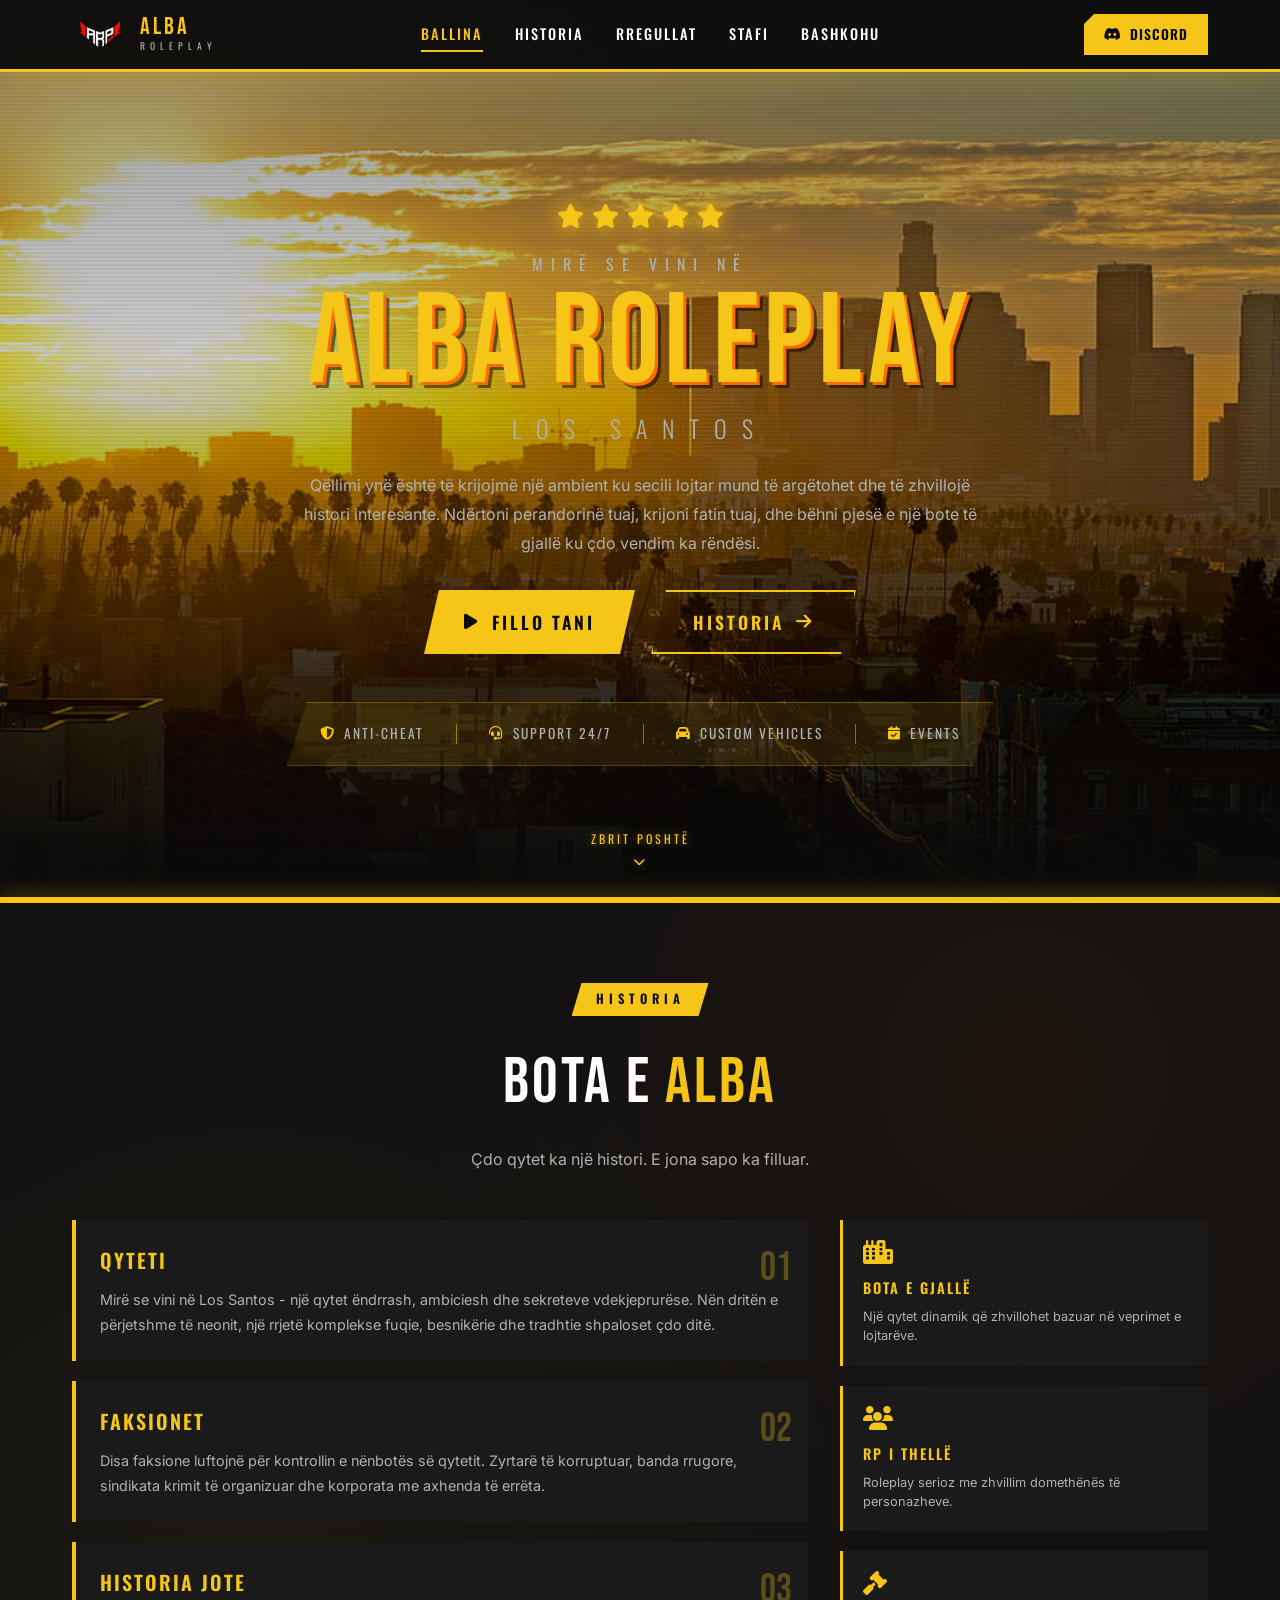
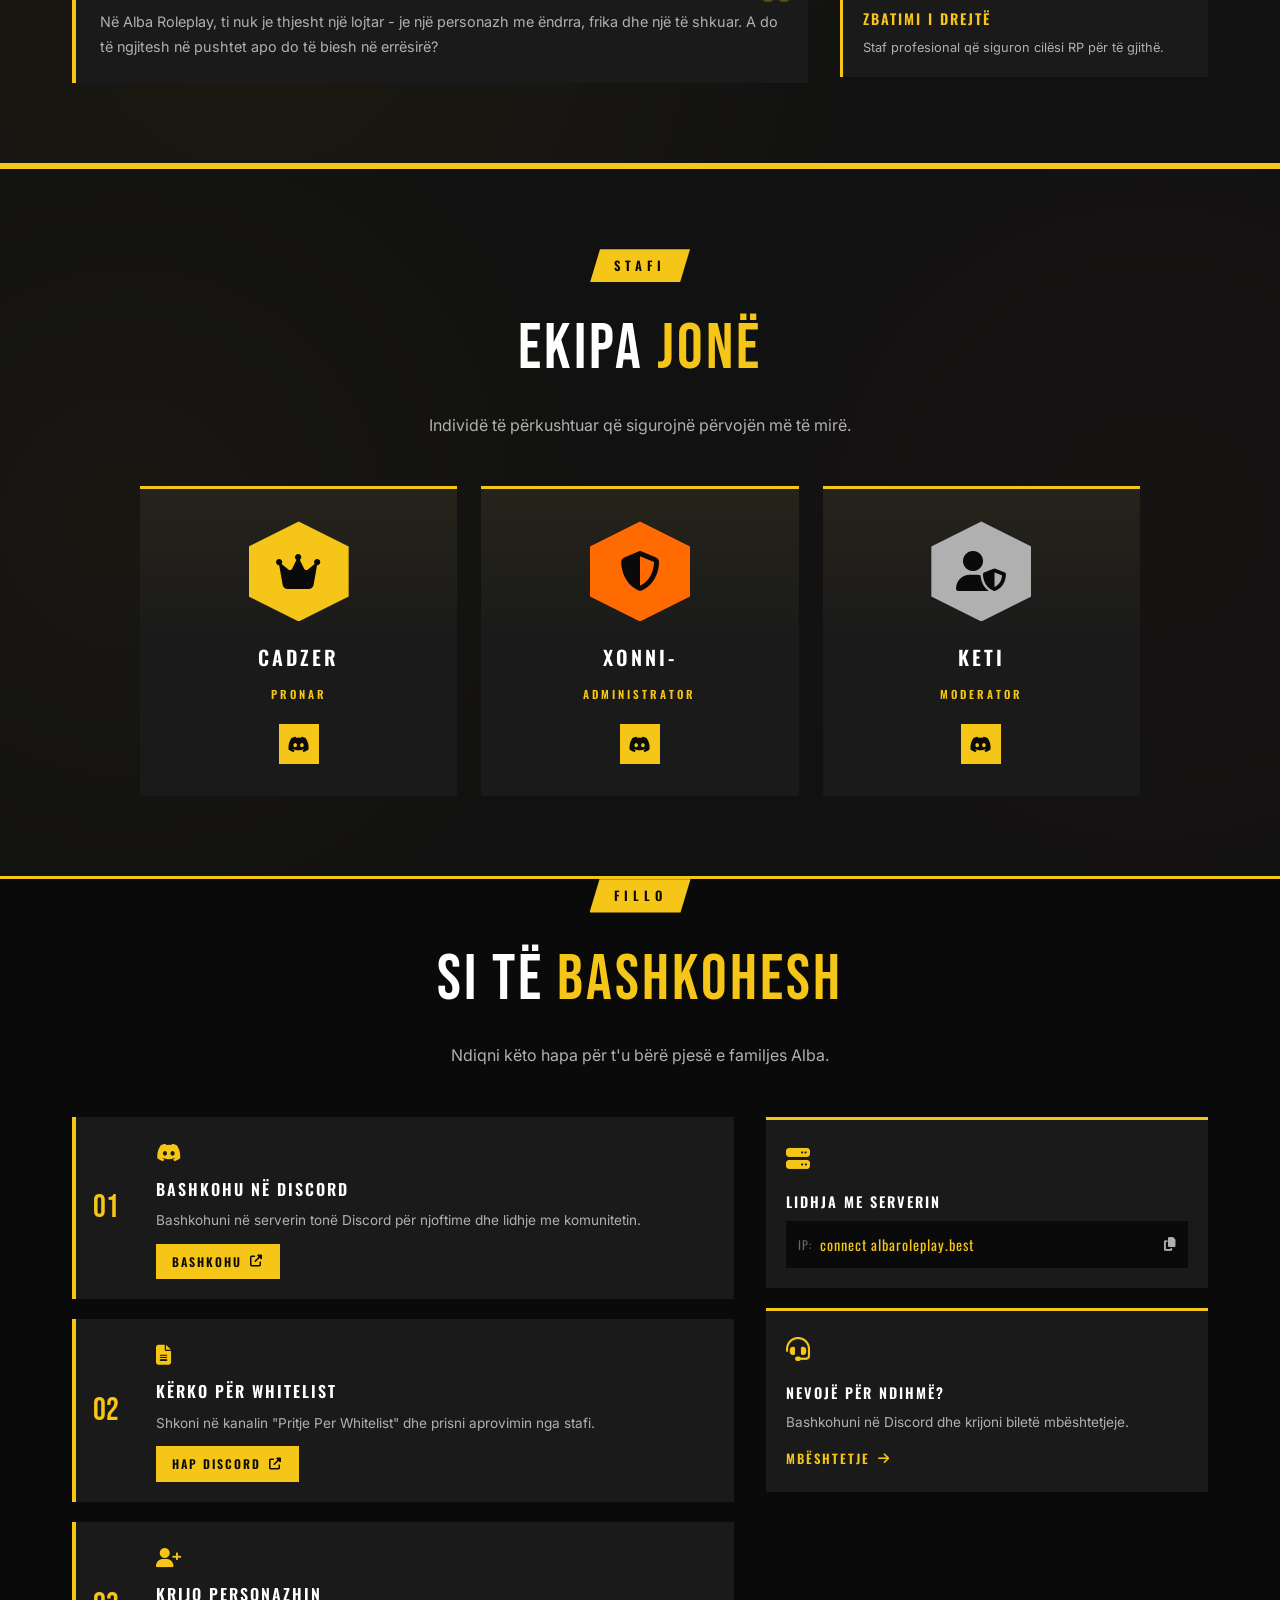
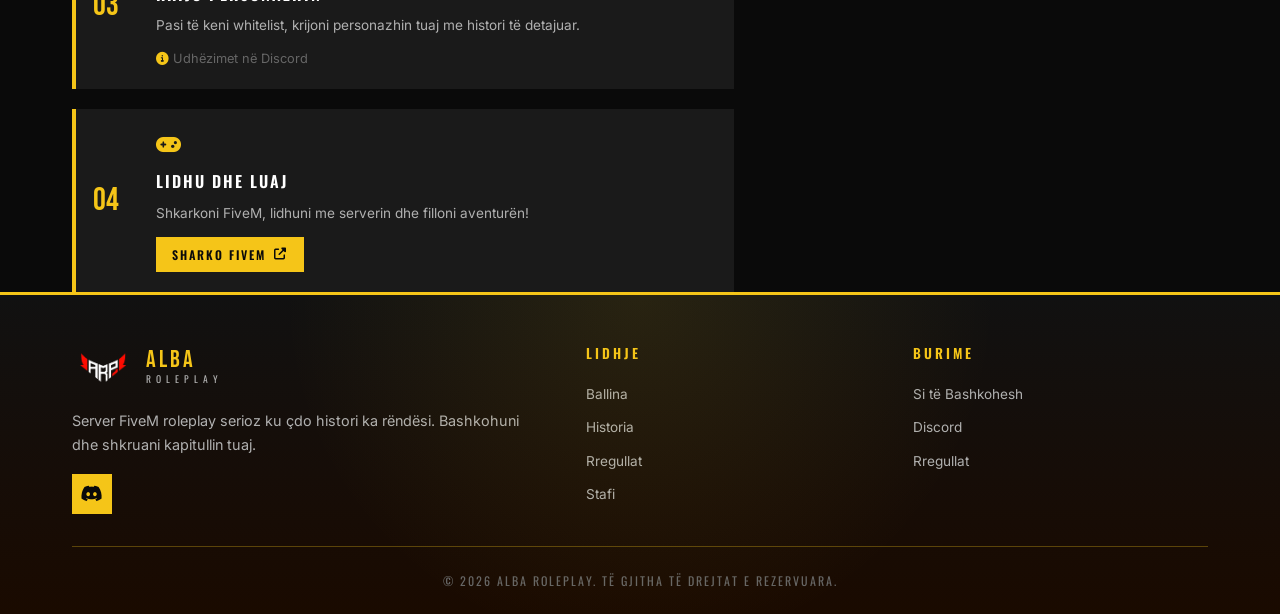
<file: index.html>
<!DOCTYPE html>
<html lang="sq">
<head>
    <meta charset="UTF-8">
    <meta name="viewport" content="width=device-width, initial-scale=1.0">
    <title>Alba Roleplay | FiveM Server</title>
    <link rel="stylesheet" href="styles.css">
    <link rel="icon" href="images/logo.png" type="image/png">
    <link href="https://fonts.googleapis.com/css2?family=Oswald:wght@400;500;600;700&family=Bebas+Neue&family=Inter:wght@300;400;500;600&display=swap" rel="stylesheet">
    <link rel="stylesheet" href="https://cdnjs.cloudflare.com/ajax/libs/font-awesome/6.4.0/css/all.min.css">
</head>
<body>
    <!-- Navigation -->
    <nav class="navbar" id="navbar">
        <div class="nav-container">
            <a href="#home" class="nav-logo">
                <img src="images/logo.png" alt="Alba Roleplay Logo" class="logo-img">
                <div class="logo-text">
                    <span class="logo-main">ALBA</span>
                    <span class="logo-sub">ROLEPLAY</span>
                </div>
            </a>
            <ul class="nav-menu" id="nav-menu">
                <li><a href="#home" class="nav-link active">Ballina</a></li>
                <li><a href="#lore" class="nav-link">Historia</a></li>
                <li><a href="rules.html" class="nav-link">Rregullat</a></li>
                <li><a href="#staff" class="nav-link">Stafi</a></li>
                <li><a href="#join" class="nav-link">Bashkohu</a></li>
            </ul>
            <div class="nav-actions">
                <a href="https://discord.gg/J8QrHfTSxB" class="btn-discord" target="_blank">
                    <i class="fab fa-discord"></i>
                    <span>Discord</span>
                </a>
            </div>
            <button class="nav-toggle" id="nav-toggle">
                <span></span>
                <span></span>
                <span></span>
            </button>
        </div>
    </nav>

    <!-- Hero Section -->
    <section class="hero" id="home">
        <div class="hero-bg">
            <div class="city-silhouette"></div>
            <div class="gta-overlay"></div>
        </div>
        <div class="hero-content">
            <div class="wanted-stars">
                <i class="fas fa-star"></i>
                <i class="fas fa-star"></i>
                <i class="fas fa-star"></i>
                <i class="fas fa-star"></i>
                <i class="fas fa-star"></i>
            </div>
            <h1 class="hero-title">
                <span class="title-pre">MIRË SE VINI NË</span>
                <span class="title-main">ALBA ROLEPLAY</span>
                <span class="title-sub">LOS SANTOS</span>
            </h1>
            <p class="hero-description">
                Qëllimi ynë është të krijojmë një ambient ku secili lojtar mund të argëtohet dhe të zhvillojë histori interesante. 
                Ndërtoni perandorinë tuaj, krijoni fatin tuaj, dhe bëhni pjesë e një bote të gjallë ku çdo vendim ka rëndësi.
            </p>
            <div class="hero-cta">
                <a href="#join" class="btn-primary">
                    <i class="fas fa-play"></i>
                    <span>FILLO TANI</span>
                </a>
                <a href="#lore" class="btn-secondary">
                    <span>HISTORIA</span>
                    <i class="fas fa-arrow-right"></i>
                </a>
            </div>
            <div class="hero-banner">
                <div class="banner-content">
                    <div class="banner-item">
                        <i class="fas fa-shield-alt"></i>
                        <span>Anti-Cheat</span>
                    </div>
                    <div class="banner-divider"></div>
                    <div class="banner-item">
                        <i class="fas fa-headset"></i>
                        <span>Support 24/7</span>
                    </div>
                    <div class="banner-divider"></div>
                    <div class="banner-item">
                        <i class="fas fa-car"></i>
                        <span>Custom Vehicles</span>
                    </div>
                    <div class="banner-divider"></div>
                    <div class="banner-item">
                        <i class="fas fa-calendar-check"></i>
                        <span>Events</span>
                    </div>
                </div>
            </div>
        </div>
        <div class="hero-scroll">
            <a href="#lore">
                <span>ZBRIT POSHTË</span>
                <i class="fas fa-chevron-down"></i>
            </a>
        </div>
    </section>

    <!-- Lore Section -->
    <section class="lore" id="lore">
        <div class="section-container">
            <div class="section-header">
                <span class="section-tag">HISTORIA</span>
                <h2 class="section-title">BOTA E <span class="highlight">ALBA</span></h2>
                <p class="section-subtitle">Çdo qytet ka një histori. E jona sapo ka filluar.</p>
            </div>
            
            <div class="lore-content">
                <div class="lore-main">
                    <div class="lore-card featured">
                        <div class="card-content">
                            <span class="card-number">01</span>
                            <h3>QYTETI</h3>
                            <p>
                                Mirë se vini në Los Santos - një qytet ëndrrash, ambiciesh dhe sekreteve vdekjeprurëse. 
                                Nën dritën e përjetshme të neonit, një rrjetë komplekse fuqie, besnikërie dhe 
                                tradhtie shpaloset çdo ditë.
                            </p>
                        </div>
                    </div>
                    
                    <div class="lore-card">
                        <div class="card-content">
                            <span class="card-number">02</span>
                            <h3>FAKSIONET</h3>
                            <p>
                                Disa faksione luftojnë për kontrollin e nënbotës së qytetit. Zyrtarë të korruptuar, 
                                banda rrugore, sindikata krimit të organizuar dhe korporata me axhenda të errëta.
                            </p>
                        </div>
                    </div>
                    
                    <div class="lore-card">
                        <div class="card-content">
                            <span class="card-number">03</span>
                            <h3>HISTORIA JOTE</h3>
                            <p>
                                Në Alba Roleplay, ti nuk je thjesht një lojtar - je një personazh me ëndrra, 
                                frika dhe një të shkuar. A do të ngjitesh në pushtet apo do të biesh në errësirë?
                            </p>
                        </div>
                    </div>
                </div>
                
                <div class="lore-sidebar">
                    <div class="lore-feature">
                        <i class="fas fa-city"></i>
                        <h4>BOTA E GJALLË</h4>
                        <p>Një qytet dinamik që zhvillohet bazuar në veprimet e lojtarëve.</p>
                    </div>
                    <div class="lore-feature">
                        <i class="fas fa-users"></i>
                        <h4>RP I THELLË</h4>
                        <p>Roleplay serioz me zhvillim domethënës të personazheve.</p>
                    </div>
                    <div class="lore-feature">
                        <i class="fas fa-gavel"></i>
                        <h4>ZBATIMI I DREJTË</h4>
                        <p>Staf profesional që siguron cilësi RP për të gjithë.</p>
                    </div>
                </div>
            </div>
        </div>
    </section>

    <!-- Staff Section -->
    <section class="staff" id="staff">
        <div class="section-container">
            <div class="section-header">
                <span class="section-tag">STAFI</span>
                <h2 class="section-title">EKIPA <span class="highlight">JONË</span></h2>
                <p class="section-subtitle">Individë të përkushtuar që sigurojnë përvojën më të mirë.</p>
            </div>
            
            <div class="staff-grid">
                <div class="staff-card">
                    <div class="staff-avatar">
                        <div class="avatar-placeholder owner">
                            <i class="fas fa-crown"></i>
                        </div>
                    </div>
                    <div class="staff-info">
                        <h4 class="staff-name">CADZER</h4>
                        <span class="staff-role">PRONAR</span>
                        <div class="staff-social">
                            <a href="https://discord.gg/J8QrHfTSxB" class="social-link" target="_blank"><i class="fab fa-discord"></i></a>
                        </div>
                    </div>
                </div>
                
                <div class="staff-card">
                    <div class="staff-avatar">
                        <div class="avatar-placeholder admin">
                            <i class="fas fa-shield-alt"></i>
                        </div>
                    </div>
                    <div class="staff-info">
                        <h4 class="staff-name">XONNI-</h4>
                        <span class="staff-role">ADMINISTRATOR</span>
                        <div class="staff-social">
                            <a href="https://discord.gg/J8QrHfTSxB" class="social-link" target="_blank"><i class="fab fa-discord"></i></a>
                        </div>
                    </div>
                </div>
                
                <div class="staff-card">
                    <div class="staff-avatar">
                        <div class="avatar-placeholder mod">
                            <i class="fas fa-user-shield"></i>
                        </div>
                    </div>
                    <div class="staff-info">
                        <h4 class="staff-name">KETI</h4>
                        <span class="staff-role">MODERATOR</span>
                        <div class="staff-social">
                            <a href="https://discord.gg/J8QrHfTSxB" class="social-link" target="_blank"><i class="fab fa-discord"></i></a>
                        </div>
                    </div>
                </div>
            </div>
        </div>
    </section>

    <!-- Join Section -->
    <section class="join" id="join">
        <div class="section-container">
            <div class="section-header">
                <span class="section-tag">FILLO</span>
                <h2 class="section-title">SI TË <span class="highlight">BASHKOHESH</span></h2>
                <p class="section-subtitle">Ndiqni këto hapa për t'u bërë pjesë e familjes Alba.</p>
            </div>
            
            <div class="join-content">
                <div class="steps-container">
                    <div class="step">
                        <div class="step-number">01</div>
                        <div class="step-content">
                            <div class="step-icon">
                                <i class="fab fa-discord"></i>
                            </div>
                            <h3>BASHKOHU NË DISCORD</h3>
                            <p>Bashkohuni në serverin tonë Discord për njoftime dhe lidhje me komunitetin.</p>
                            <a href="https://discord.gg/J8QrHfTSxB" class="step-btn" target="_blank">
                                BASHKOHU <i class="fas fa-external-link-alt"></i>
                            </a>
                        </div>
                    </div>
                    
                    <div class="step">
                        <div class="step-number">02</div>
                        <div class="step-content">
                            <div class="step-icon">
                                <i class="fas fa-file-alt"></i>
                            </div>
                            <h3>KËRKO PËR WHITELIST</h3>
                            <p>Shkoni në kanalin "Pritje Per Whitelist" dhe prisni aprovimin nga stafi.</p>
                            <a href="https://discord.gg/J8QrHfTSxB" class="step-btn" target="_blank">
                                HAP DISCORD <i class="fas fa-external-link-alt"></i>
                            </a>
                        </div>
                    </div>
                    
                    <div class="step">
                        <div class="step-number">03</div>
                        <div class="step-content">
                            <div class="step-icon">
                                <i class="fas fa-user-plus"></i>
                            </div>
                            <h3>KRIJO PERSONAZHIN</h3>
                            <p>Pasi të keni whitelist, krijoni personazhin tuaj me histori të detajuar.</p>
                            <div class="step-info">
                                <span><i class="fas fa-info-circle"></i> Udhëzimet në Discord</span>
                            </div>
                        </div>
                    </div>
                    
                    <div class="step">
                        <div class="step-number">04</div>
                        <div class="step-content">
                            <div class="step-icon">
                                <i class="fas fa-gamepad"></i>
                            </div>
                            <h3>LIDHU DHE LUAJ</h3>
                            <p>Shkarkoni FiveM, lidhuni me serverin dhe filloni aventurën!</p>
                            <a href="https://fivem.net" class="step-btn" target="_blank">
                                SHARKO FIVEM <i class="fas fa-external-link-alt"></i>
                            </a>
                        </div>
                    </div>
                </div>
                
                <div class="join-info">
                    <div class="info-card">
                        <div class="info-icon">
                            <i class="fas fa-server"></i>
                        </div>
                        <h4>LIDHJA ME SERVERIN</h4>
                        <div class="server-ip">
                            <span class="ip-label">IP:</span>
                            <span class="ip-address">connect albaroleplay.best</span>
                            <button class="copy-btn" onclick="copyIP()">
                                <i class="fas fa-copy"></i>
                            </button>
                        </div>
                    </div>
                    
                    <div class="info-card">
                        <div class="info-icon">
                            <i class="fas fa-headset"></i>
                        </div>
                        <h4>NEVOJË PËR NDIHMË?</h4>
                        <p>Bashkohuni në Discord dhe krijoni biletë mbështetjeje.</p>
                        <a href="https://discord.gg/J8QrHfTSxB" class="info-btn" target="_blank">
                            MBËSHTETJE <i class="fas fa-arrow-right"></i>
                        </a>
                    </div>
                </div>
            </div>
        </div>
    </section>

    <!-- Footer -->
    <footer class="footer">
        <div class="footer-container">
            <div class="footer-main">
                <div class="footer-brand">
                    <a href="#home" class="footer-logo">
                        <img src="images/logo.png" alt="Alba Roleplay Logo" class="footer-logo-img">
                        <div class="footer-logo-text">
                            <span class="logo-main">ALBA</span>
                            <span class="logo-sub">ROLEPLAY</span>
                        </div>
                    </a>
                    <p>Server FiveM roleplay serioz ku çdo histori ka rëndësi. Bashkohuni dhe shkruani kapitullin tuaj.</p>
                    <div class="footer-social">
                        <a href="https://discord.gg/J8QrHfTSxB" class="social-btn discord" target="_blank">
                            <i class="fab fa-discord"></i>
                        </a>
                    </div>
                </div>
                
                <div class="footer-links">
                    <div class="link-group">
                        <h4>LIDHJE</h4>
                        <ul>
                            <li><a href="#home">Ballina</a></li>
                            <li><a href="#lore">Historia</a></li>
                            <li><a href="rules.html">Rregullat</a></li>
                            <li><a href="#staff">Stafi</a></li>
                        </ul>
                    </div>
                    <div class="link-group">
                        <h4>BURIME</h4>
                        <ul>
                            <li><a href="#join">Si të Bashkohesh</a></li>
                            <li><a href="https://discord.gg/J8QrHfTSxB" target="_blank">Discord</a></li>
                            <li><a href="rules.html">Rregullat</a></li>
                        </ul>
                    </div>
                </div>
            </div>
            
            <div class="footer-bottom">
                <div class="copyright">
                    <p>&copy; 2026 ALBA ROLEPLAY. TË GJITHA TË DREJTAT E REZERVUARA.</p>
                </div>
            </div>
        </div>
    </footer>

    <script src="script.js"></script>
</body>
</html>
</file>
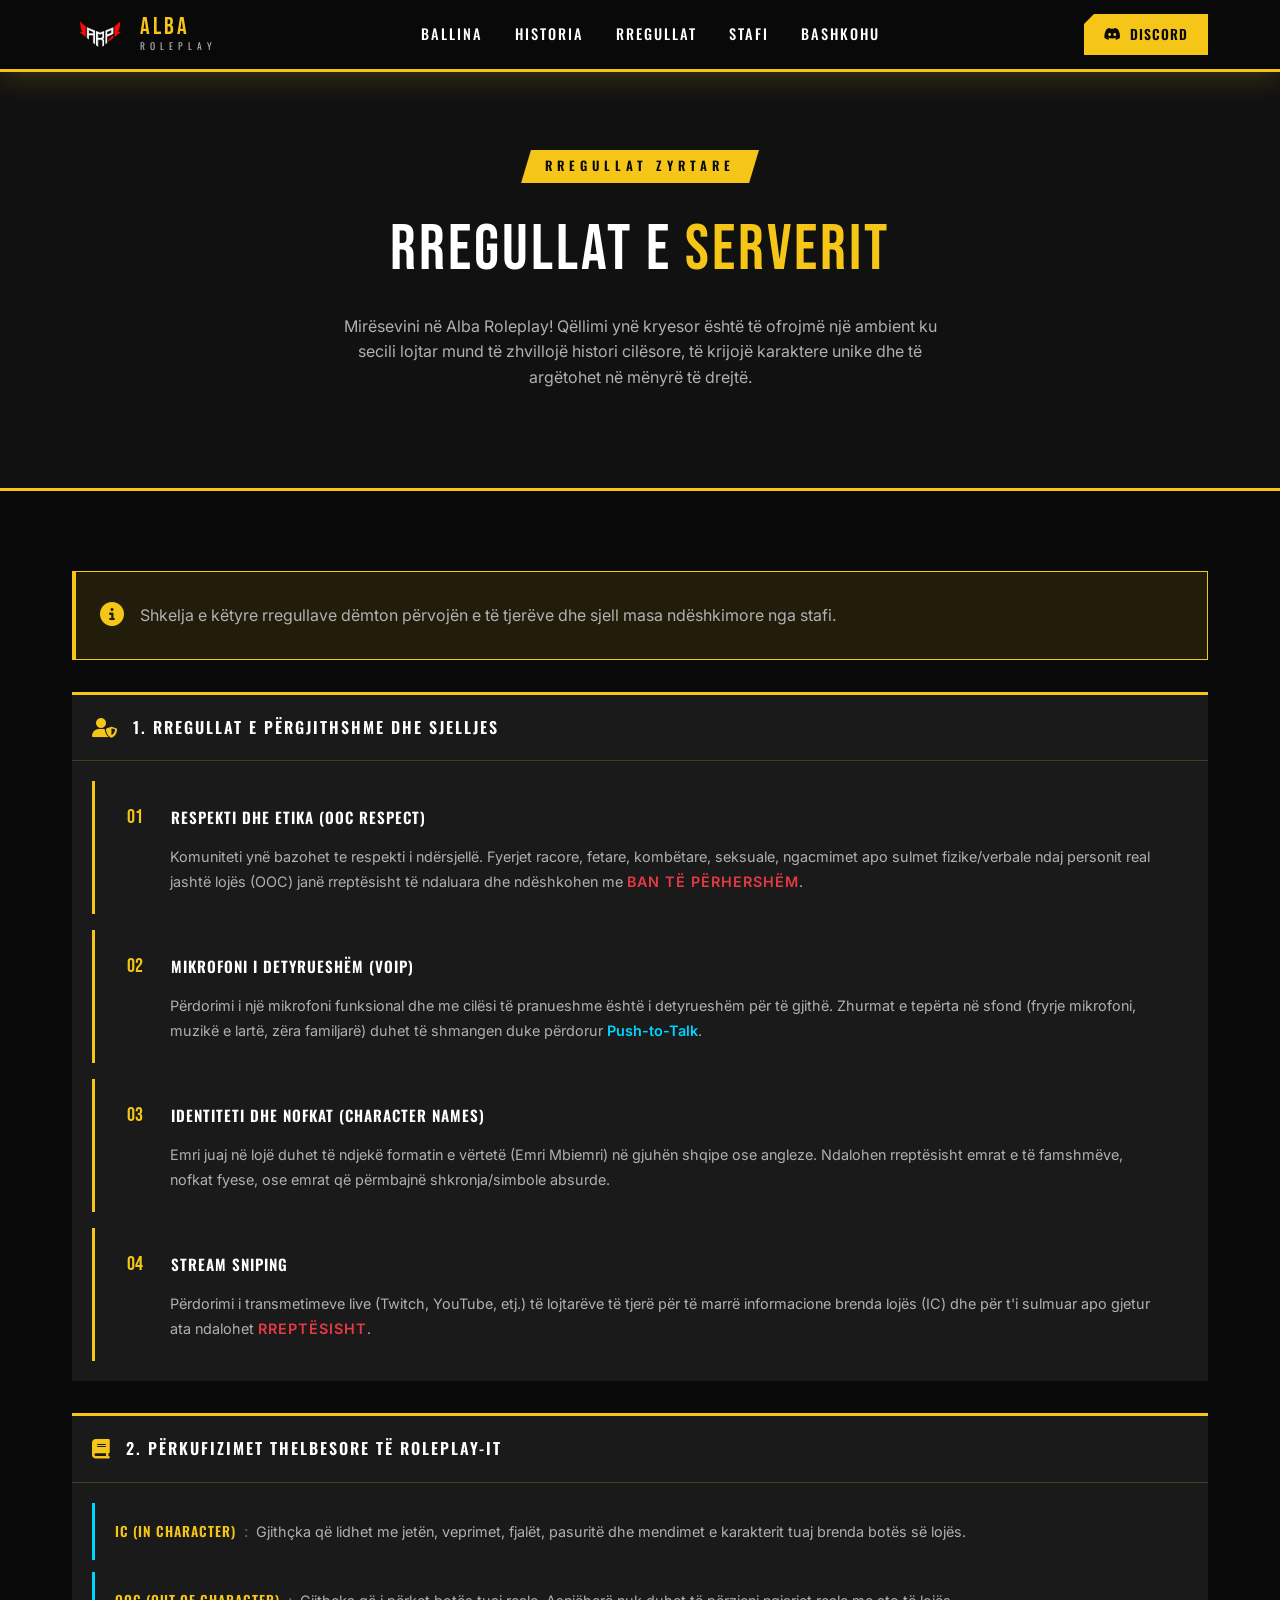
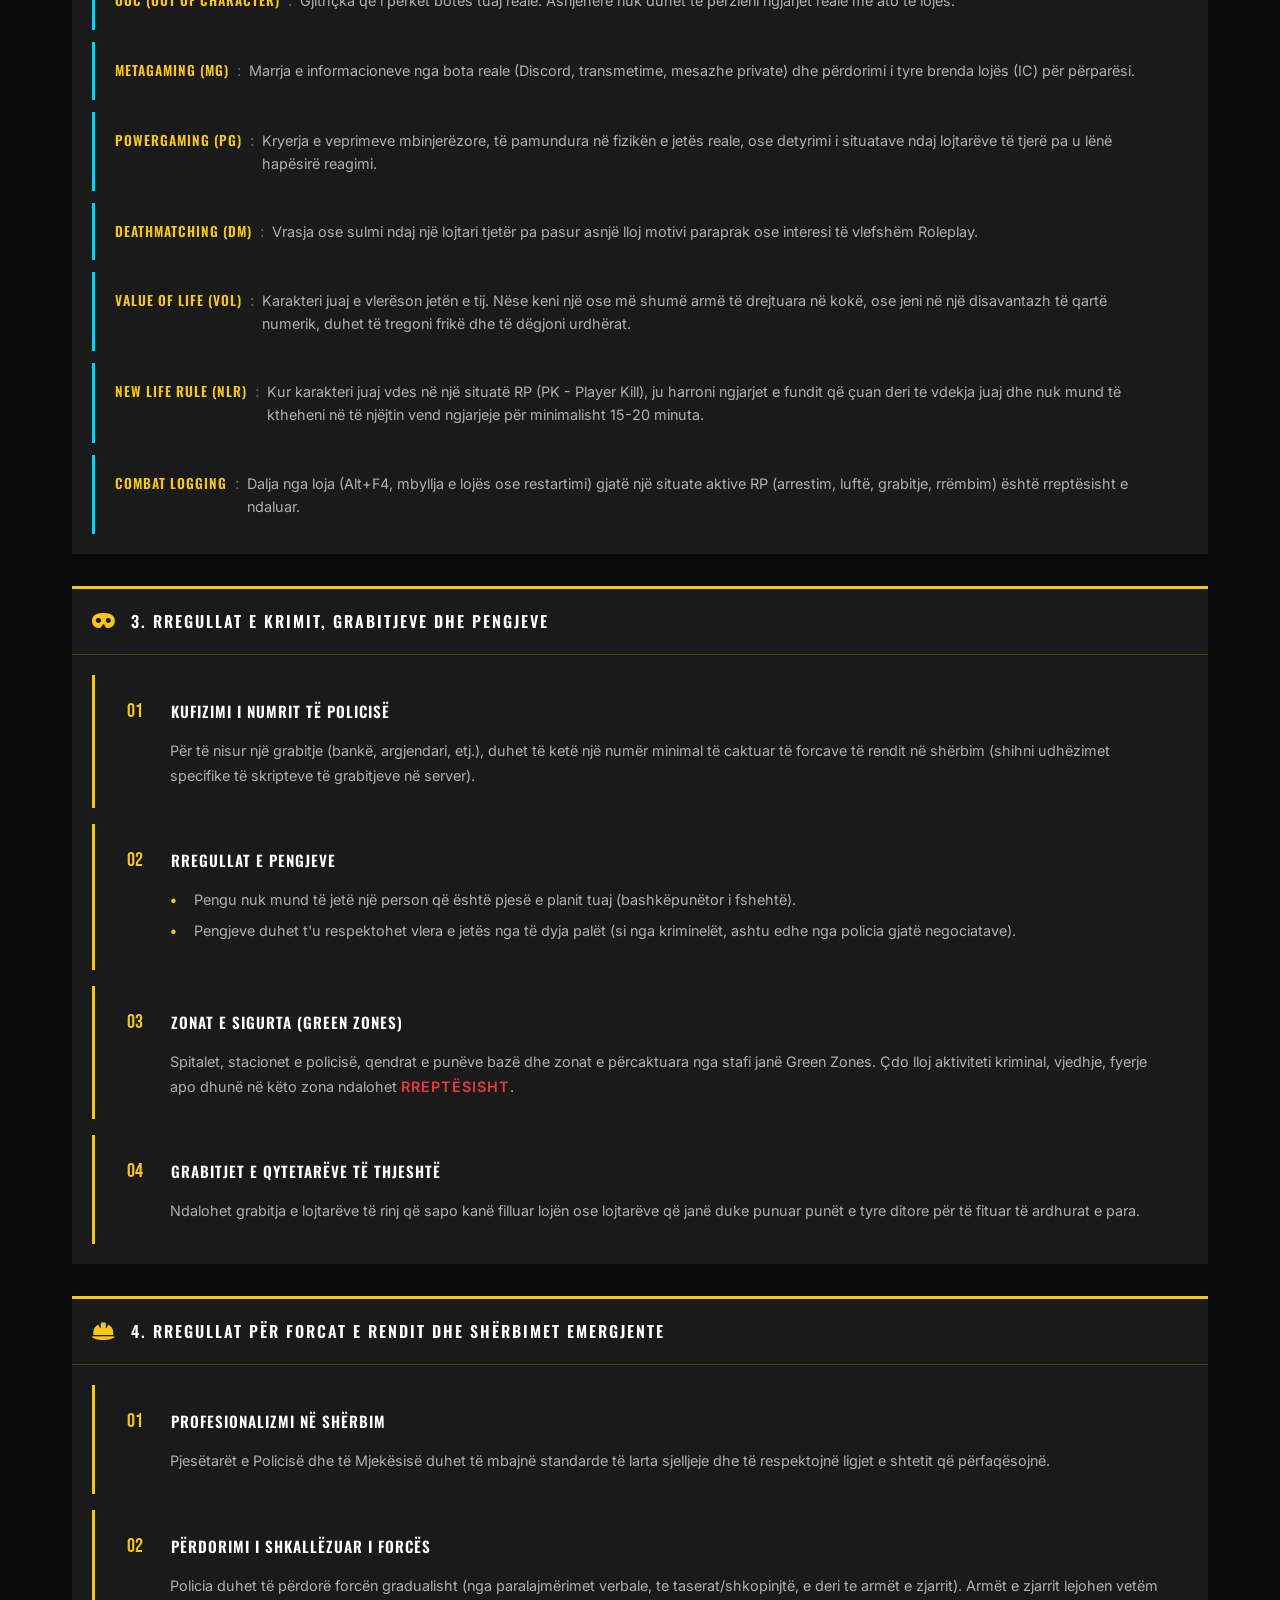
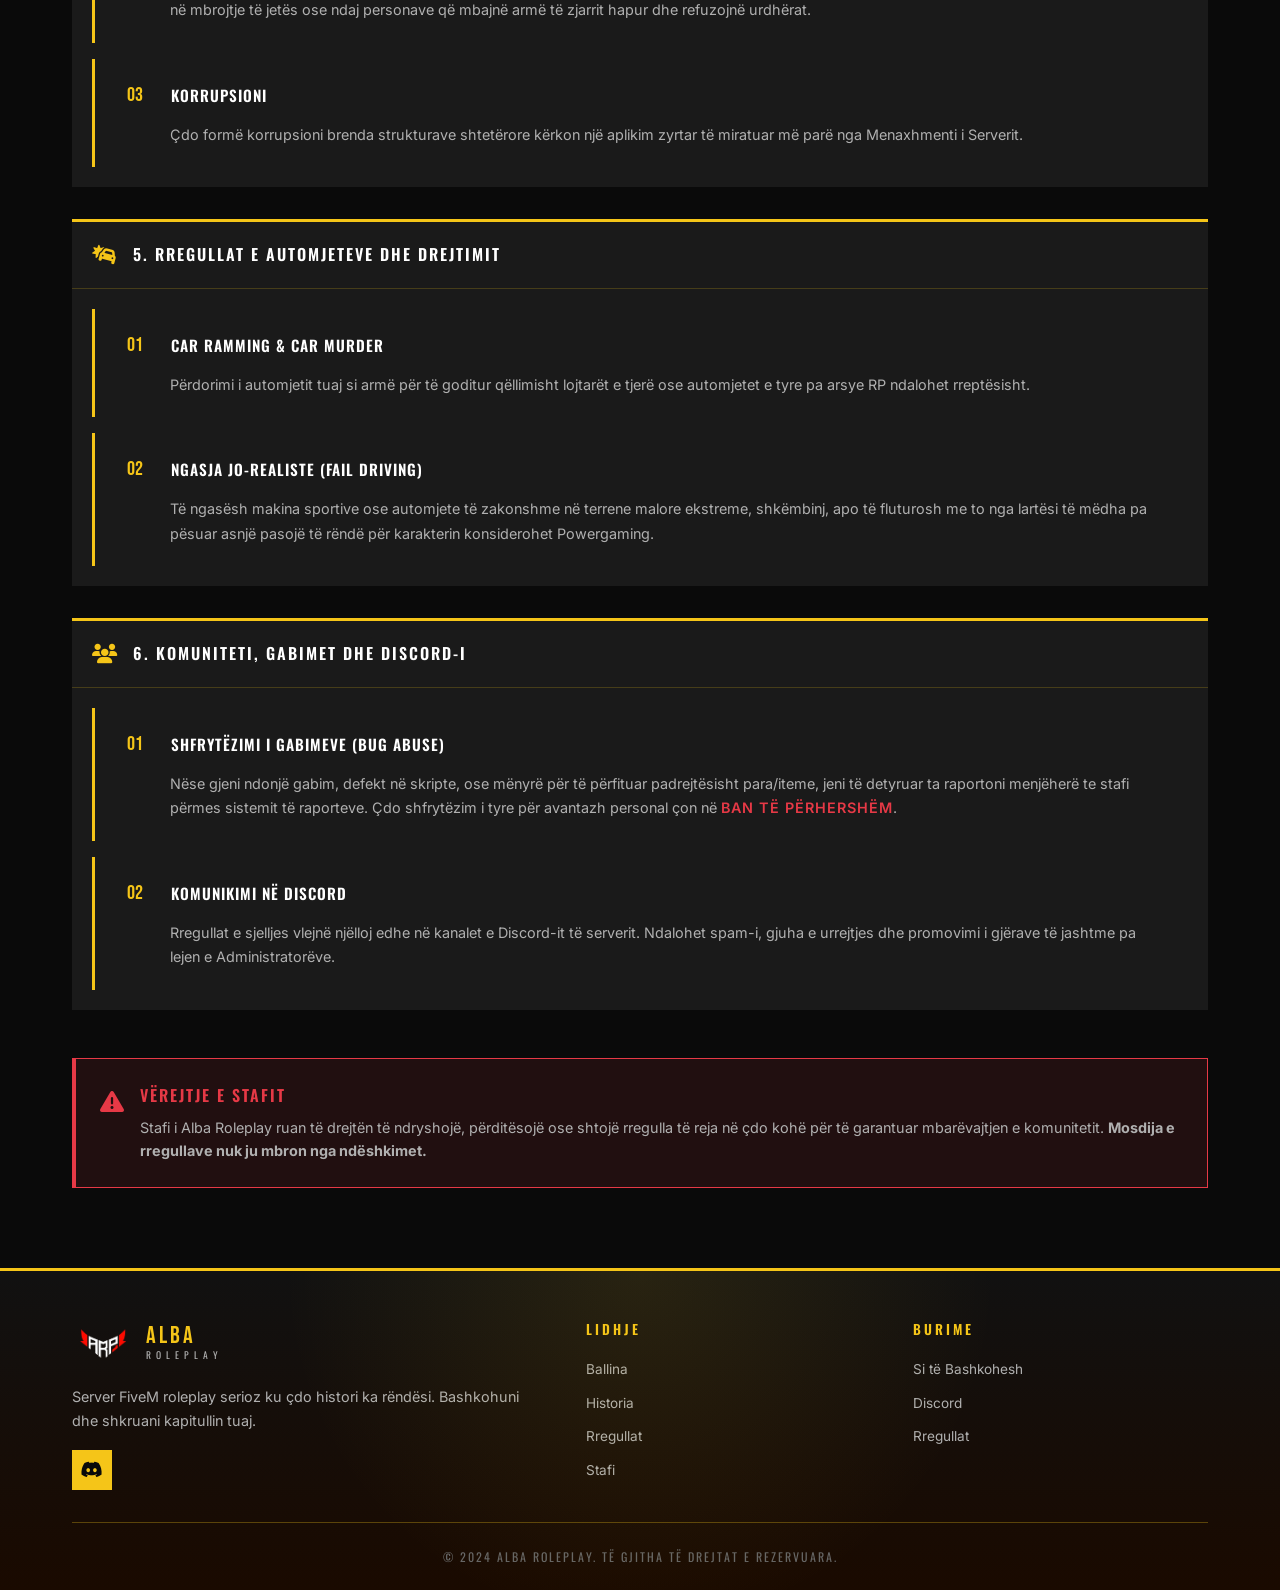
<file: rules.html>
<!DOCTYPE html>
<html lang="sq">
<head>
    <meta charset="UTF-8">
    <meta name="viewport" content="width=device-width, initial-scale=1.0">
    <title>Rregullat Zyrtare | Alba Roleplay</title>
    <link rel="stylesheet" href="styles.css">
    <link rel="icon" href="images/logo.png" type="image/png">
    <link href="https://fonts.googleapis.com/css2?family=Oswald:wght@400;500;600;700&family=Bebas+Neue&family=Inter:wght@300;400;500;600&display=swap" rel="stylesheet">
    <link rel="stylesheet" href="https://cdnjs.cloudflare.com/ajax/libs/font-awesome/6.4.0/css/all.min.css">
</head>
<body>
    <!-- Navigation -->
    <nav class="navbar" id="navbar">
        <div class="nav-container">
            <a href="index.html" class="nav-logo">
                <img src="images/logo.png" alt="Alba Roleplay Logo" class="logo-img">
                <div class="logo-text">
                    <span class="logo-main">ALBA</span>
                    <span class="logo-sub">ROLEPLAY</span>
                </div>
            </a>
            <ul class="nav-menu" id="nav-menu">
                <li><a href="index.html" class="nav-link">Ballina</a></li>
                <li><a href="index.html#lore" class="nav-link">Historia</a></li>
                <li><a href="rules.html" class="nav-link active">Rregullat</a></li>
                <li><a href="index.html#staff" class="nav-link">Stafi</a></li>
                <li><a href="index.html#join" class="nav-link">Bashkohu</a></li>
            </ul>
            <div class="nav-actions">
                <a href="https://discord.gg/J8QrHfTSxB" class="btn-discord" target="_blank">
                    <i class="fab fa-discord"></i>
                    <span>Discord</span>
                </a>
            </div>
            <button class="nav-toggle" id="nav-toggle">
                <span></span>
                <span></span>
                <span></span>
            </button>
        </div>
    </nav>

    <!-- Rules Hero -->
    <section class="rules-hero">
        <div class="section-container">
            <div class="section-header">
                <span class="section-tag">RREGULLAT ZYRTARE</span>
                <h1 class="section-title">RREGULLAT E <span class="highlight">SERVERIT</span></h1>
                <p class="section-subtitle">Mirësevini në Alba Roleplay! Qëllimi ynë kryesor është të ofrojmë një ambient ku secili lojtar mund të zhvillojë histori cilësore, të krijojë karaktere unike dhe të argëtohet në mënyrë të drejtë.</p>
            </div>
        </div>
    </section>

    <!-- Rules Content -->
    <section class="rules-page">
        <div class="section-container">
            
            <!-- Introduction Notice -->
            <div class="rules-intro">
                <div class="intro-icon">
                    <i class="fas fa-info-circle"></i>
                </div>
                <div class="intro-content">
                    <p>Shkelja e këtyre rregullave dëmton përvojën e të tjerëve dhe sjell masa ndëshkimore nga stafi.</p>
                </div>
            </div>

            <div class="rules-grid-full">
                
                <!-- 1. Rregullat e Përgjithshme -->
                <div class="rule-category">
                    <div class="category-header">
                        <i class="fas fa-user-shield"></i>
                        <h3>1. RREGULLAT E PËRGJITHSHME DHE SJELLJES</h3>
                    </div>
                    <div class="rules-list-full">
                        
                        <div class="rule-item">
                            <div class="rule-header">
                                <span class="rule-badge">01</span>
                                <h4>RESPEKTI DHE ETIKA (OOC RESPECT)</h4>
                            </div>
                            <p>Komuniteti ynë bazohet te respekti i ndërsjellë. Fyerjet racore, fetare, kombëtare, seksuale, ngacmimet apo sulmet fizike/verbale ndaj personit real jashtë lojës (OOC) janë rreptësisht të ndaluara dhe ndëshkohen me <span class="penalty">Ban të Përhershëm</span>.</p>
                        </div>

                        <div class="rule-item">
                            <div class="rule-header">
                                <span class="rule-badge">02</span>
                                <h4>MIKROFONI I DETYRUESHËM (VOIP)</h4>
                            </div>
                            <p>Përdorimi i një mikrofoni funksional dhe me cilësi të pranueshme është i detyrueshëm për të gjithë. Zhurmat e tepërta në sfond (fryrje mikrofoni, muzikë e lartë, zëra familjarë) duhet të shmangen duke përdorur <strong class="blue-text">Push-to-Talk</strong>.</p>
                        </div>

                        <div class="rule-item">
                            <div class="rule-header">
                                <span class="rule-badge">03</span>
                                <h4>IDENTITETI DHE NOFKAT (CHARACTER NAMES)</h4>
                            </div>
                            <p>Emri juaj në lojë duhet të ndjekë formatin e vërtetë (Emri Mbiemri) në gjuhën shqipe ose angleze. Ndalohen rreptësisht emrat e të famshmëve, nofkat fyese, ose emrat që përmbajnë shkronja/simbole absurde.</p>
                        </div>

                        <div class="rule-item">
                            <div class="rule-header">
                                <span class="rule-badge">04</span>
                                <h4>STREAM SNIPING</h4>
                            </div>
                            <p>Përdorimi i transmetimeve live (Twitch, YouTube, etj.) të lojtarëve të tjerë për të marrë informacione brenda lojës (IC) dhe për t'i sulmuar apo gjetur ata ndalohet <span class="penalty">rreptësisht</span>.</p>
                        </div>

                    </div>
                </div>

                <!-- 2. Përkufizimet Themelore -->
                <div class="rule-category">
                    <div class="category-header">
                        <i class="fas fa-book"></i>
                        <h3>2. PËRKUFIZIMET THELBESORE TË ROLEPLAY-IT</h3>
                    </div>
                    <div class="rules-list-full">
                        
                        <div class="definition-item">
                            <span class="def-term">IC (In Character)</span>
                            <span class="def-separator">:</span>
                            <span class="def-desc">Gjithçka që lidhet me jetën, veprimet, fjalët, pasuritë dhe mendimet e karakterit tuaj brenda botës së lojës.</span>
                        </div>

                        <div class="definition-item">
                            <span class="def-term">OOC (Out Of Character)</span>
                            <span class="def-separator">:</span>
                            <span class="def-desc">Gjithçka që i përket botës tuaj reale. Asnjëherë nuk duhet të përzieni ngjarjet reale me ato të lojës.</span>
                        </div>

                        <div class="definition-item">
                            <span class="def-term">METAGAMING (MG)</span>
                            <span class="def-separator">:</span>
                            <span class="def-desc">Marrja e informacioneve nga bota reale (Discord, transmetime, mesazhe private) dhe përdorimi i tyre brenda lojës (IC) për përparësi.</span>
                        </div>

                        <div class="definition-item">
                            <span class="def-term">POWERGAMING (PG)</span>
                            <span class="def-separator">:</span>
                            <span class="def-desc">Kryerja e veprimeve mbinjerëzore, të pamundura në fizikën e jetës reale, ose detyrimi i situatave ndaj lojtarëve të tjerë pa u lënë hapësirë reagimi.</span>
                        </div>

                        <div class="definition-item">
                            <span class="def-term">DEATHMATCHING (DM)</span>
                            <span class="def-separator">:</span>
                            <span class="def-desc">Vrasja ose sulmi ndaj një lojtari tjetër pa pasur asnjë lloj motivi paraprak ose interesi të vlefshëm Roleplay.</span>
                        </div>

                        <div class="definition-item">
                            <span class="def-term">VALUE OF LIFE (VOL)</span>
                            <span class="def-separator">:</span>
                            <span class="def-desc">Karakteri juaj e vlerëson jetën e tij. Nëse keni një ose më shumë armë të drejtuara në kokë, ose jeni në një disavantazh të qartë numerik, duhet të tregoni frikë dhe të dëgjoni urdhërat.</span>
                        </div>

                        <div class="definition-item">
                            <span class="def-term">NEW LIFE RULE (NLR)</span>
                            <span class="def-separator">:</span>
                            <span class="def-desc">Kur karakteri juaj vdes në një situatë RP (PK - Player Kill), ju harroni ngjarjet e fundit që çuan deri te vdekja juaj dhe nuk mund të ktheheni në të njëjtin vend ngjarjeje për minimalisht 15-20 minuta.</span>
                        </div>

                        <div class="definition-item">
                            <span class="def-term">COMBAT LOGGING</span>
                            <span class="def-separator">:</span>
                            <span class="def-desc">Dalja nga loja (Alt+F4, mbyllja e lojës ose restartimi) gjatë një situate aktive RP (arrestim, luftë, grabitje, rrëmbim) është rreptësisht e ndaluar.</span>
                        </div>

                    </div>
                </div>

                <!-- 3. Rregullat e Krimit -->
                <div class="rule-category">
                    <div class="category-header">
                        <i class="fas fa-mask"></i>
                        <h3>3. RREGULLAT E KRIMIT, GRABITJEVE DHE PENGJEVE</h3>
                    </div>
                    <div class="rules-list-full">
                        
                        <div class="rule-item">
                            <div class="rule-header">
                                <span class="rule-badge">01</span>
                                <h4>KUFIZIMI I NUMRIT TË POLICISË</h4>
                            </div>
                            <p>Për të nisur një grabitje (bankë, argjendari, etj.), duhet të ketë një numër minimal të caktuar të forcave të rendit në shërbim (shihni udhëzimet specifike të skripteve të grabitjeve në server).</p>
                        </div>

                        <div class="rule-item">
                            <div class="rule-header">
                                <span class="rule-badge">02</span>
                                <h4>RREGULLAT E PENGJEVE</h4>
                            </div>
                            <ul class="rule-sublist">
                                <li>Pengu nuk mund të jetë një person që është pjesë e planit tuaj (bashkëpunëtor i fshehtë).</li>
                                <li>Pengjeve duhet t'u respektohet vlera e jetës nga të dyja palët (si nga kriminelët, ashtu edhe nga policia gjatë negociatave).</li>
                            </ul>
                        </div>

                        <div class="rule-item">
                            <div class="rule-header">
                                <span class="rule-badge">03</span>
                                <h4>ZONAT E SIGURTA (GREEN ZONES)</h4>
                            </div>
                            <p>Spitalet, stacionet e policisë, qendrat e punëve bazë dhe zonat e përcaktuara nga stafi janë Green Zones. Çdo lloj aktiviteti kriminal, vjedhje, fyerje apo dhunë në këto zona ndalohet <span class="penalty">rreptësisht</span>.</p>
                        </div>

                        <div class="rule-item">
                            <div class="rule-header">
                                <span class="rule-badge">04</span>
                                <h4>GRABITJET E QYTETARËVE TË THJESHTË</h4>
                            </div>
                            <p>Ndalohet grabitja e lojtarëve të rinj që sapo kanë filluar lojën ose lojtarëve që janë duke punuar punët e tyre ditore për të fituar të ardhurat e para.</p>
                        </div>

                    </div>
                </div>

                <!-- 4. Forcat e Rendit -->
                <div class="rule-category">
                    <div class="category-header">
                        <i class="fas fa-hard-hat"></i>
                        <h3>4. RREGULLAT PËR FORCAT E RENDIT DHE SHËRBIMET EMERGJENTE</h3>
                    </div>
                    <div class="rules-list-full">
                        
                        <div class="rule-item">
                            <div class="rule-header">
                                <span class="rule-badge">01</span>
                                <h4>PROFESIONALIZMI NË SHËRBIM</h4>
                            </div>
                            <p>Pjesëtarët e Policisë dhe të Mjekësisë duhet të mbajnë standarde të larta sjelljeje dhe të respektojnë ligjet e shtetit që përfaqësojnë.</p>
                        </div>

                        <div class="rule-item">
                            <div class="rule-header">
                                <span class="rule-badge">02</span>
                                <h4>PËRDORIMI I SHKALLËZUAR I FORCËS</h4>
                            </div>
                            <p>Policia duhet të përdorë forcën gradualisht (nga paralajmërimet verbale, te taserat/shkopinjtë, e deri te armët e zjarrit). Armët e zjarrit lejohen vetëm në mbrojtje të jetës ose ndaj personave që mbajnë armë të zjarrit hapur dhe refuzojnë urdhërat.</p>
                        </div>

                        <div class="rule-item">
                            <div class="rule-header">
                                <span class="rule-badge">03</span>
                                <h4>KORRUPSIONI</h4>
                            </div>
                            <p>Çdo formë korrupsioni brenda strukturave shtetërore kërkon një aplikim zyrtar të miratuar më parë nga Menaxhmenti i Serverit.</p>
                        </div>

                    </div>
                </div>

                <!-- 5. Automjetet -->
                <div class="rule-category">
                    <div class="category-header">
                        <i class="fas fa-car-crash"></i>
                        <h3>5. RREGULLAT E AUTOMJETEVE DHE DREJTIMIT</h3>
                    </div>
                    <div class="rules-list-full">
                        
                        <div class="rule-item">
                            <div class="rule-header">
                                <span class="rule-badge">01</span>
                                <h4>CAR RAMMING & CAR MURDER</h4>
                            </div>
                            <p>Përdorimi i automjetit tuaj si armë për të goditur qëllimisht lojtarët e tjerë ose automjetet e tyre pa arsye RP ndalohet rreptësisht.</p>
                        </div>

                        <div class="rule-item">
                            <div class="rule-header">
                                <span class="rule-badge">02</span>
                                <h4>NGASJA JO-REALISTE (FAIL DRIVING)</h4>
                            </div>
                            <p>Të ngasësh makina sportive ose automjete të zakonshme në terrene malore ekstreme, shkëmbinj, apo të fluturosh me to nga lartësi të mëdha pa pësuar asnjë pasojë të rëndë për karakterin konsiderohet Powergaming.</p>
                        </div>

                    </div>
                </div>

                <!-- 6. Komuniteti dhe Discord -->
                <div class="rule-category">
                    <div class="category-header">
                        <i class="fas fa-users"></i>
                        <h3>6. KOMUNITETI, GABIMET DHE DISCORD-I</h3>
                    </div>
                    <div class="rules-list-full">
                        
                        <div class="rule-item">
                            <div class="rule-header">
                                <span class="rule-badge">01</span>
                                <h4>SHFRYTËZIMI I GABIMEVE (BUG ABUSE)</h4>
                            </div>
                            <p>Nëse gjeni ndonjë gabim, defekt në skripte, ose mënyrë për të përfituar padrejtësisht para/iteme, jeni të detyruar ta raportoni menjëherë te stafi përmes sistemit të raporteve. Çdo shfrytëzim i tyre për avantazh personal çon në <span class="penalty">Ban të Përhershëm</span>.</p>
                        </div>

                        <div class="rule-item">
                            <div class="rule-header">
                                <span class="rule-badge">02</span>
                                <h4>KOMUNIKIMI NË DISCORD</h4>
                            </div>
                            <p>Rregullat e sjelljes vlejnë njëlloj edhe në kanalet e Discord-it të serverit. Ndalohet spam-i, gjuha e urrejtjes dhe promovimi i gjërave të jashtme pa lejen e Administratorëve.</p>
                        </div>

                    </div>
                </div>

            </div>

            <!-- Final Notice -->
            <div class="rules-notice-final">
                <div class="notice-icon">
                    <i class="fas fa-exclamation-triangle"></i>
                </div>
                <div class="notice-content">
                    <h4>VËREJTJE E STAFIT</h4>
                    <p>Stafi i Alba Roleplay ruan të drejtën të ndryshojë, përditësojë ose shtojë rregulla të reja në çdo kohë për të garantuar mbarëvajtjen e komunitetit. <strong>Mosdija e rregullave nuk ju mbron nga ndëshkimet.</strong></p>
                </div>
            </div>

        </div>
    </section>

    <!-- Footer -->
    <footer class="footer">
        <div class="footer-container">
            <div class="footer-main">
                <div class="footer-brand">
                    <a href="index.html" class="footer-logo">
                        <img src="images/logo.png" alt="Alba Roleplay Logo" class="footer-logo-img">
                        <div class="footer-logo-text">
                            <span class="logo-main">ALBA</span>
                            <span class="logo-sub">ROLEPLAY</span>
                        </div>
                    </a>
                    <p>Server FiveM roleplay serioz ku çdo histori ka rëndësi. Bashkohuni dhe shkruani kapitullin tuaj.</p>
                    <div class="footer-social">
                        <a href="https://discord.gg/J8QrHfTSxB" class="social-btn discord" target="_blank">
                            <i class="fab fa-discord"></i>
                        </a>
                    </div>
                </div>
                
                <div class="footer-links">
                    <div class="link-group">
                        <h4>LIDHJE</h4>
                        <ul>
                            <li><a href="index.html">Ballina</a></li>
                            <li><a href="index.html#lore">Historia</a></li>
                            <li><a href="rules.html">Rregullat</a></li>
                            <li><a href="index.html#staff">Stafi</a></li>
                        </ul>
                    </div>
                    <div class="link-group">
                        <h4>BURIME</h4>
                        <ul>
                            <li><a href="index.html#join">Si të Bashkohesh</a></li>
                            <li><a href="https://discord.gg/J8QrHfTSxB" target="_blank">Discord</a></li>
                            <li><a href="rules.html">Rregullat</a></li>
                        </ul>
                    </div>
                </div>
            </div>
            
            <div class="footer-bottom">
                <div class="copyright">
                    <p>&copy; 2024 ALBA ROLEPLAY. TË GJITHA TË DREJTAT E REZERVUARA.</p>
                </div>
            </div>
        </div>
    </footer>

    <script src="script.js"></script>
</body>
</html>
</file>
<file: styles.css>
/* ===== CSS Variables - GTA Style ===== */
:root {
    /* Primary Colors */
    --bg-dark: #0a0a0a;
    --bg-secondary: #111111;
    --bg-card: #1a1a1a;
    --bg-card-hover: #222222;
    
    /* GTA Colors */
    --gta-yellow: #f5c518;
    --gta-orange: #ff6b00;
    --gta-red: #e63946;
    --gta-blue: #00d4ff;
    --gta-green: #2d6a4f;
    --gta-purple: #7b2d8b;
    
    /* Text Colors */
    --text-primary: #ffffff;
    --text-secondary: #b0b0b0;
    --text-muted: #666666;
    
    /* Gradients */
    --gradient-gta: linear-gradient(135deg, var(--gta-yellow), var(--gta-orange));
    --gradient-fire: linear-gradient(135deg, var(--gta-orange), var(--gta-red));
    --gradient-sunset: linear-gradient(180deg, var(--gta-purple), var(--gta-orange), var(--gta-yellow));
    
    /* Transitions */
    --transition-fast: 0.2s ease;
    --transition-normal: 0.3s ease;
    
    /* Typography */
    --font-display: 'Bebas Neue', 'Oswald', sans-serif;
    --font-heading: 'Oswald', sans-serif;
    --font-body: 'Inter', sans-serif;
    
    /* Spacing */
    --section-padding: 80px 0;
    --container-width: 1200px;
}

/* ===== Reset & Base ===== */
*, *::before, *::after {
    margin: 0;
    padding: 0;
    box-sizing: border-box;
}

html {
    scroll-behavior: smooth;
    scroll-padding-top: 70px;
}

body {
    font-family: var(--font-body);
    background-color: var(--bg-dark);
    color: var(--text-primary);
    line-height: 1.6;
    overflow-x: hidden;
}

/* ===== Scrollbar ===== */
::-webkit-scrollbar {
    width: 8px;
}

::-webkit-scrollbar-track {
    background: var(--bg-dark);
}

::-webkit-scrollbar-thumb {
    background: var(--gta-yellow);
    border-radius: 4px;
}

/* ===== Navigation ===== */
.navbar {
    position: fixed;
    top: 0;
    left: 0;
    width: 100%;
    padding: 0.75rem 0;
    z-index: 1000;
    background: rgba(10, 10, 10, 0.95);
    border-bottom: 3px solid var(--gta-yellow);
    box-shadow: 0 5px 30px rgba(245, 197, 24, 0.2);
}

.nav-container {
    max-width: var(--container-width);
    margin: 0 auto;
    padding: 0 2rem;
    display: flex;
    align-items: center;
    justify-content: space-between;
}

.nav-logo {
    display: flex;
    align-items: center;
    gap: 0.75rem;
    text-decoration: none;
}

.logo-img {
    height: 45px;
    width: auto;
}

.logo-text {
    display: flex;
    flex-direction: column;
}

.logo-main {
    font-family: var(--font-display);
    font-size: 1.5rem;
    color: var(--gta-yellow);
    line-height: 1;
    letter-spacing: 3px;
}

.logo-sub {
    font-family: var(--font-heading);
    font-size: 0.6rem;
    color: var(--text-secondary);
    letter-spacing: 5px;
}

.nav-menu {
    display: flex;
    list-style: none;
    gap: 2rem;
}

.nav-link {
    color: var(--text-primary);
    text-decoration: none;
    font-family: var(--font-heading);
    font-size: 0.9rem;
    font-weight: 500;
    letter-spacing: 2px;
    text-transform: uppercase;
    position: relative;
    padding: 0.5rem 0;
    transition: var(--transition-fast);
}

.nav-link::after {
    content: '';
    position: absolute;
    bottom: 0;
    left: 0;
    width: 0;
    height: 2px;
    background: var(--gta-yellow);
    transition: var(--transition-normal);
}

.nav-link:hover,
.nav-link.active {
    color: var(--gta-yellow);
}

.nav-link:hover::after,
.nav-link.active::after {
    width: 100%;
}

.btn-discord {
    display: flex;
    align-items: center;
    gap: 0.5rem;
    padding: 0.6rem 1.25rem;
    background: var(--gta-yellow);
    color: var(--bg-dark);
    text-decoration: none;
    font-family: var(--font-heading);
    font-size: 0.85rem;
    font-weight: 600;
    letter-spacing: 1px;
    text-transform: uppercase;
    clip-path: polygon(10px 0, 100% 0, 100% 100%, 0 100%, 0 10px);
    transition: var(--transition-fast);
}

.btn-discord:hover {
    background: var(--gta-orange);
    transform: scale(1.05);
}

.nav-toggle {
    display: none;
    flex-direction: column;
    gap: 5px;
    background: none;
    border: none;
    cursor: pointer;
    padding: 5px;
}

.nav-toggle span {
    width: 25px;
    height: 2px;
    background: var(--gta-yellow);
    transition: var(--transition-fast);
}

/* ===== Hero Section ===== */
.hero {
    min-height: 100vh;
    display: flex;
    align-items: center;
    justify-content: center;
    position: relative;
    padding-top: 70px;
    overflow: hidden;
}

.hero-bg {
    position: absolute;
    top: 0;
    left: 0;
    width: 100%;
    height: 100%;
    overflow: hidden;
}

/* GTA Background Image */
.hero-bg::before {
    content: '';
    position: absolute;
    top: 0;
    left: 0;
    width: 100%;
    height: 100%;
    background: url('images/gta-bg.jpg') center/cover no-repeat;
    z-index: 0;
}

/* Dark Overlay */
.hero-bg::after {
    content: '';
    position: absolute;
    top: 0;
    left: 0;
    width: 100%;
    height: 100%;
    background: 
        linear-gradient(180deg, 
            rgba(0, 0, 0, 0.4) 0%, 
            rgba(0, 0, 0, 0.2) 40%,
            rgba(0, 0, 0, 0.4) 70%,
            rgba(10, 10, 10, 0.9) 100%
        );
    z-index: 1;
}

.city-silhouette {
    position: absolute;
    bottom: 0;
    left: 0;
    width: 100%;
    height: 100px;
    background: linear-gradient(180deg, transparent 0%, rgba(10, 10, 10, 1) 100%);
    z-index: 4;
}

/* Road Line */
.city-silhouette::after {
    content: '';
    position: absolute;
    bottom: 0;
    left: 0;
    width: 100%;
    height: 3px;
    background: var(--gta-yellow);
    box-shadow: 0 0 20px var(--gta-yellow);
}

/* GTA Style Overlay */
.hero-bg .gta-overlay {
    position: absolute;
    top: 0;
    left: 0;
    width: 100%;
    height: 100%;
    background: repeating-linear-gradient(
        0deg,
        transparent,
        transparent 2px,
        rgba(0, 0, 0, 0.05) 2px,
        rgba(0, 0, 0, 0.05) 4px
    );
    pointer-events: none;
    z-index: 3;
}

.hero-content {
    position: relative;
    z-index: 5;
    text-align: center;
    padding: 2rem;
    max-width: 1000px;
}

.wanted-stars {
    display: flex;
    justify-content: center;
    gap: 0.5rem;
    margin-bottom: 1.5rem;
}

.wanted-stars i {
    font-size: 1.5rem;
    color: var(--gta-yellow);
    text-shadow: 0 0 20px var(--gta-yellow);
    animation: starPulse 2s infinite ease-in-out;
}

.wanted-stars i:nth-child(2) { animation-delay: 0.2s; }
.wanted-stars i:nth-child(3) { animation-delay: 0.4s; }
.wanted-stars i:nth-child(4) { animation-delay: 0.6s; }
.wanted-stars i:nth-child(5) { animation-delay: 0.8s; }

@keyframes starPulse {
    0%, 100% { opacity: 0.5; transform: scale(0.9); }
    50% { opacity: 1; transform: scale(1.1); }
}

.hero-title {
    margin-bottom: 1.5rem;
}

.title-pre {
    display: block;
    font-family: var(--font-heading);
    font-size: 1rem;
    font-weight: 400;
    letter-spacing: 8px;
    color: var(--text-secondary);
    margin-bottom: 0.5rem;
}

.title-main {
    display: block;
    font-family: var(--font-display);
    font-size: clamp(4rem, 12vw, 8rem);
    font-weight: 400;
    color: var(--gta-yellow);
    line-height: 0.9;
    letter-spacing: 5px;
    text-shadow: 
        3px 3px 0 var(--gta-orange),
        6px 6px 0 rgba(0, 0, 0, 0.5);
}

.title-sub {
    display: block;
    font-family: var(--font-heading);
    font-size: 1.5rem;
    font-weight: 300;
    color: var(--text-secondary);
    letter-spacing: 15px;
    margin-top: 0.5rem;
}

.hero-description {
    font-size: 1rem;
    color: var(--text-secondary);
    max-width: 700px;
    margin: 0 auto 2rem;
    line-height: 1.8;
}

.hero-cta {
    display: flex;
    gap: 1rem;
    justify-content: center;
    flex-wrap: wrap;
    margin-bottom: 3rem;
}

.btn-primary {
    display: inline-flex;
    align-items: center;
    gap: 0.75rem;
    padding: 1rem 2.5rem;
    background: var(--gta-yellow);
    color: var(--bg-dark);
    text-decoration: none;
    font-family: var(--font-heading);
    font-size: 1.1rem;
    font-weight: 600;
    letter-spacing: 3px;
    text-transform: uppercase;
    clip-path: polygon(15px 0, 100% 0, calc(100% - 15px) 100%, 0 100%);
    transition: var(--transition-fast);
}

.btn-primary:hover {
    background: var(--gta-orange);
    transform: scale(1.05);
}

.btn-secondary {
    display: inline-flex;
    align-items: center;
    gap: 0.75rem;
    padding: 1rem 2.5rem;
    background: transparent;
    color: var(--gta-yellow);
    text-decoration: none;
    font-family: var(--font-heading);
    font-size: 1.1rem;
    font-weight: 600;
    letter-spacing: 3px;
    text-transform: uppercase;
    border: 2px solid var(--gta-yellow);
    clip-path: polygon(15px 0, 100% 0, calc(100% - 15px) 100%, 0 100%);
    transition: var(--transition-fast);
}

.btn-secondary:hover {
    background: var(--gta-yellow);
    color: var(--bg-dark);
}

/* Hero Banner */
.hero-banner {
    padding: 1.25rem 2rem;
    background: rgba(245, 197, 24, 0.1);
    border: 1px solid rgba(245, 197, 24, 0.3);
    clip-path: polygon(20px 0, 100% 0, calc(100% - 20px) 100%, 0 100%);
}

.banner-content {
    display: flex;
    justify-content: center;
    align-items: center;
    gap: 2rem;
    flex-wrap: wrap;
}

.banner-item {
    display: flex;
    align-items: center;
    gap: 0.5rem;
    color: var(--text-secondary);
    font-family: var(--font-heading);
    font-size: 0.85rem;
    letter-spacing: 2px;
    text-transform: uppercase;
    transition: var(--transition-fast);
}

.banner-item:hover {
    color: var(--gta-yellow);
}

.banner-item i {
    color: var(--gta-yellow);
}

.banner-divider {
    width: 1px;
    height: 20px;
    background: var(--gta-yellow);
    opacity: 0.5;
}

.hero-scroll {
    position: absolute;
    bottom: 2rem;
    left: 50%;
    transform: translateX(-50%);
    z-index: 10;
}

.hero-scroll a {
    display: flex;
    flex-direction: column;
    align-items: center;
    gap: 0.5rem;
    color: var(--gta-yellow);
    text-decoration: none;
    font-family: var(--font-heading);
    font-size: 0.75rem;
    letter-spacing: 3px;
    animation: bounce 2s infinite;
    text-shadow: 0 0 10px rgba(245, 197, 24, 0.5);
}

@keyframes bounce {
    0%, 100% { transform: translateY(0); }
    50% { transform: translateY(10px); }
}

/* ===== Section Styles ===== */
.section-container {
    max-width: var(--container-width);
    margin: 0 auto;
    padding: 0 2rem;
}

.section-header {
    text-align: center;
    margin-bottom: 3rem;
}

.section-tag {
    display: inline-block;
    font-family: var(--font-heading);
    font-size: 0.8rem;
    font-weight: 600;
    letter-spacing: 5px;
    color: var(--bg-dark);
    background: var(--gta-yellow);
    padding: 0.4rem 1.5rem;
    margin-bottom: 1rem;
    clip-path: polygon(10px 0, 100% 0, calc(100% - 10px) 100%, 0 100%);
}

.section-title {
    font-family: var(--font-display);
    font-size: clamp(2.5rem, 6vw, 4rem);
    font-weight: 400;
    letter-spacing: 3px;
    margin-bottom: 0.75rem;
}

.highlight {
    color: var(--gta-yellow);
}

.section-subtitle {
    font-size: 1rem;
    color: var(--text-secondary);
    max-width: 600px;
    margin: 0 auto;
}

/* ===== Lore Section ===== */
.lore {
    padding: var(--section-padding);
    background: var(--bg-secondary);
    border-top: 3px solid var(--gta-yellow);
    border-bottom: 3px solid var(--gta-yellow);
    position: relative;
    overflow: hidden;
}

.lore::before {
    content: '';
    position: absolute;
    top: 0;
    left: 0;
    width: 100%;
    height: 100%;
    background: 
        radial-gradient(circle at 20% 80%, rgba(245, 197, 24, 0.05) 0%, transparent 50%),
        radial-gradient(circle at 80% 20%, rgba(255, 107, 0, 0.05) 0%, transparent 50%);
    pointer-events: none;
}

.lore-content {
    display: grid;
    grid-template-columns: 2fr 1fr;
    gap: 2rem;
}

.lore-main {
    display: flex;
    flex-direction: column;
    gap: 1.25rem;
}

.lore-card {
    background: var(--bg-card);
    border-left: 4px solid var(--gta-yellow);
    transition: var(--transition-normal);
}

.lore-card:hover {
    background: var(--bg-card-hover);
    transform: translateX(10px);
}

.card-content {
    padding: 1.5rem;
}

.card-number {
    font-family: var(--font-display);
    font-size: 2.5rem;
    color: var(--gta-yellow);
    opacity: 0.3;
    position: absolute;
    top: 1rem;
    right: 1rem;
}

.card-content h3 {
    font-family: var(--font-heading);
    font-size: 1.25rem;
    font-weight: 600;
    letter-spacing: 2px;
    color: var(--gta-yellow);
    margin-bottom: 0.75rem;
}

.card-content p {
    color: var(--text-secondary);
    font-size: 0.9rem;
    line-height: 1.7;
}

.lore-sidebar {
    display: flex;
    flex-direction: column;
    gap: 1.25rem;
}

.lore-feature {
    background: var(--bg-card);
    padding: 1.25rem;
    border-left: 3px solid var(--gta-yellow);
    transition: var(--transition-normal);
}

.lore-feature:hover {
    background: var(--bg-card-hover);
}

.lore-feature i {
    font-size: 1.5rem;
    color: var(--gta-yellow);
    margin-bottom: 0.75rem;
}

.lore-feature h4 {
    font-family: var(--font-heading);
    font-size: 0.9rem;
    font-weight: 600;
    letter-spacing: 2px;
    color: var(--gta-yellow);
    margin-bottom: 0.5rem;
}

.lore-feature p {
    font-size: 0.8rem;
    color: var(--text-secondary);
    line-height: 1.5;
}

/* ===== Rules Section ===== */
.rules {
    padding: var(--section-padding);
    background: var(--bg-dark);
    position: relative;
    overflow: hidden;
}

.rules::before {
    content: '';
    position: absolute;
    top: 0;
    left: 0;
    width: 100%;
    height: 100%;
    background: 
        repeating-linear-gradient(
            45deg,
            transparent,
            transparent 50px,
            rgba(245, 197, 24, 0.02) 50px,
            rgba(245, 197, 24, 0.02) 100px
        );
    pointer-events: none;
}

.rules-grid {
    display: grid;
    grid-template-columns: repeat(2, 1fr);
    gap: 1.5rem;
}

.rule-category {
    background: var(--bg-card);
    border-top: 3px solid var(--gta-yellow);
    transition: var(--transition-normal);
}

.rule-category:hover {
    background: var(--bg-card-hover);
}

.category-header {
    display: flex;
    align-items: center;
    gap: 1rem;
    padding: 1.25rem;
    border-bottom: 1px solid rgba(245, 197, 24, 0.2);
}

.category-header i {
    font-size: 1.25rem;
    color: var(--gta-yellow);
}

.category-header h3 {
    font-family: var(--font-heading);
    font-size: 1rem;
    font-weight: 600;
    letter-spacing: 2px;
}

.rules-list {
    list-style: none;
    padding: 1rem 1.25rem;
}

.rules-list li {
    display: flex;
    gap: 1rem;
    padding: 0.75rem 0;
    border-bottom: 1px solid rgba(255, 255, 255, 0.05);
}

.rules-list li:last-child {
    border-bottom: none;
}

.rule-number {
    font-family: var(--font-display);
    font-size: 1rem;
    color: var(--gta-yellow);
    min-width: 25px;
}

.rule-content h4 {
    font-family: var(--font-heading);
    font-size: 0.85rem;
    font-weight: 600;
    letter-spacing: 1px;
    margin-bottom: 0.25rem;
}

.rule-content p {
    font-size: 0.8rem;
    color: var(--text-secondary);
    line-height: 1.5;
}

/* ===== Staff Section ===== */
.staff {
    padding: var(--section-padding);
    background: var(--bg-secondary);
    border-top: 3px solid var(--gta-yellow);
    border-bottom: 3px solid var(--gta-yellow);
    position: relative;
    overflow: hidden;
}

.staff::before {
    content: '';
    position: absolute;
    top: 0;
    left: 0;
    width: 100%;
    height: 100%;
    background: 
        radial-gradient(circle at 10% 50%, rgba(245, 197, 24, 0.03) 0%, transparent 40%),
        radial-gradient(circle at 90% 50%, rgba(230, 57, 70, 0.03) 0%, transparent 40%);
    pointer-events: none;
}

.staff-grid {
    display: grid;
    grid-template-columns: repeat(3, 1fr);
    gap: 1.5rem;
    max-width: 1000px;
    margin: 0 auto;
}

.staff-card {
    background: var(--bg-card);
    text-align: center;
    padding: 2rem 1.5rem;
    border-top: 3px solid var(--gta-yellow);
    transition: var(--transition-normal);
    position: relative;
    overflow: hidden;
}

.staff-card::before {
    content: '';
    position: absolute;
    top: 0;
    left: 0;
    width: 100%;
    height: 100%;
    background: linear-gradient(180deg, rgba(245, 197, 24, 0.05) 0%, transparent 50%);
    pointer-events: none;
}

.staff-card:hover {
    background: var(--bg-card-hover);
    transform: translateY(-5px);
    box-shadow: 0 10px 30px rgba(245, 197, 24, 0.1);
}

.staff-avatar {
    width: 100px;
    height: 100px;
    margin: 0 auto 1.25rem;
    position: relative;
    z-index: 1;
}

.avatar-placeholder {
    width: 100%;
    height: 100%;
    display: flex;
    align-items: center;
    justify-content: center;
    font-size: 2.5rem;
    color: var(--bg-dark);
    clip-path: polygon(50% 0%, 100% 25%, 100% 75%, 50% 100%, 0% 75%, 0% 25%);
    transition: var(--transition-normal);
}

.staff-card:hover .avatar-placeholder {
    transform: scale(1.05);
}

.avatar-placeholder.owner { background: var(--gta-yellow); }
.avatar-placeholder.admin { background: var(--gta-orange); }
.avatar-placeholder.mod { background: var(--text-secondary); }

.staff-name {
    font-family: var(--font-heading);
    font-size: 1.25rem;
    font-weight: 600;
    letter-spacing: 3px;
    margin-bottom: 0.5rem;
    position: relative;
    z-index: 1;
}

.staff-role {
    display: inline-block;
    font-family: var(--font-heading);
    font-size: 0.7rem;
    font-weight: 600;
    letter-spacing: 3px;
    color: var(--gta-yellow);
    margin-bottom: 1.25rem;
    position: relative;
    z-index: 1;
}

.staff-social {
    display: flex;
    justify-content: center;
    position: relative;
    z-index: 1;
}

.social-link {
    width: 40px;
    height: 40px;
    display: flex;
    align-items: center;
    justify-content: center;
    background: var(--gta-yellow);
    color: var(--bg-dark);
    text-decoration: none;
    transition: var(--transition-fast);
    font-size: 1.1rem;
}

.social-link:hover {
    background: var(--gta-orange);
    transform: scale(1.1);
}
    background: var(--gta-orange);
    transform: scale(1.1);
}

/* ===== Join Section ===== */
.join {
    padding: var(--section-padding);
    background: var(--bg-dark);
    position: relative;
    overflow: hidden;
}

.join::before {
    content: '';
    position: absolute;
    bottom: 0;
    left: 0;
    width: 100%;
    height: 200px;
    background: linear-gradient(180deg, transparent 0%, rgba(245, 197, 24, 0.05) 100%);
    pointer-events: none;
}

.join-content {
    display: grid;
    grid-template-columns: 1.5fr 1fr;
    gap: 2rem;
}

.steps-container {
    display: flex;
    flex-direction: column;
    gap: 1.25rem;
}

.step {
    display: flex;
    gap: 1.25rem;
    background: var(--bg-card);
    border-left: 4px solid var(--gta-yellow);
    transition: var(--transition-normal);
}

.step:hover {
    background: var(--bg-card-hover);
    transform: translateX(5px);
}

.step-number {
    font-family: var(--font-display);
    font-size: 2rem;
    color: var(--gta-yellow);
    padding: 1rem;
    display: flex;
    align-items: center;
    justify-content: center;
    min-width: 60px;
}

.step-content {
    padding: 1.25rem 1.25rem 1.25rem 0;
    flex: 1;
}

.step-icon {
    font-size: 1.25rem;
    color: var(--gta-yellow);
    margin-bottom: 0.5rem;
}

.step-content h3 {
    font-family: var(--font-heading);
    font-size: 1rem;
    font-weight: 600;
    letter-spacing: 2px;
    margin-bottom: 0.5rem;
}

.step-content p {
    font-size: 0.85rem;
    color: var(--text-secondary);
    line-height: 1.6;
    margin-bottom: 0.75rem;
}

.step-btn {
    display: inline-flex;
    align-items: center;
    gap: 0.5rem;
    padding: 0.5rem 1rem;
    background: var(--gta-yellow);
    color: var(--bg-dark);
    text-decoration: none;
    font-family: var(--font-heading);
    font-size: 0.75rem;
    font-weight: 600;
    letter-spacing: 2px;
    text-transform: uppercase;
    transition: var(--transition-fast);
}

.step-btn:hover {
    background: var(--gta-orange);
}

.step-info {
    font-size: 0.8rem;
    color: var(--text-muted);
}

.step-info i {
    color: var(--gta-yellow);
}

.join-info {
    display: flex;
    flex-direction: column;
    gap: 1.25rem;
}

.info-card {
    background: var(--bg-card);
    padding: 1.25rem;
    border-top: 3px solid var(--gta-yellow);
}

.info-icon {
    font-size: 1.5rem;
    color: var(--gta-yellow);
    margin-bottom: 0.75rem;
}

.info-card h4 {
    font-family: var(--font-heading);
    font-size: 0.9rem;
    font-weight: 600;
    letter-spacing: 2px;
    margin-bottom: 0.5rem;
}

.info-card p {
    font-size: 0.85rem;
    color: var(--text-secondary);
    line-height: 1.6;
    margin-bottom: 0.75rem;
}

.server-ip {
    display: flex;
    align-items: center;
    gap: 0.5rem;
    padding: 0.75rem;
    background: var(--bg-dark);
}

.ip-label {
    font-family: var(--font-heading);
    font-size: 0.75rem;
    color: var(--text-muted);
    letter-spacing: 1px;
}

.ip-address {
    flex: 1;
    font-family: var(--font-heading);
    font-size: 0.9rem;
    color: var(--gta-yellow);
    letter-spacing: 1px;
}

.copy-btn {
    background: none;
    border: none;
    color: var(--text-secondary);
    cursor: pointer;
    transition: var(--transition-fast);
}

.copy-btn:hover {
    color: var(--gta-yellow);
}

.info-btn {
    display: inline-flex;
    align-items: center;
    gap: 0.5rem;
    color: var(--gta-yellow);
    text-decoration: none;
    font-family: var(--font-heading);
    font-size: 0.8rem;
    font-weight: 600;
    letter-spacing: 2px;
    text-transform: uppercase;
    transition: var(--transition-fast);
}

.info-btn:hover {
    color: var(--gta-orange);
}

/* ===== Footer ===== */
.footer {
    background: linear-gradient(180deg, var(--bg-secondary) 0%, #1a0a00 100%);
    padding: 3rem 0 1.5rem;
    border-top: 3px solid var(--gta-yellow);
    position: relative;
}

.footer::before {
    content: '';
    position: absolute;
    top: 0;
    left: 0;
    width: 100%;
    height: 100%;
    background: 
        radial-gradient(circle at 50% 0%, rgba(245, 197, 24, 0.1) 0%, transparent 50%);
    pointer-events: none;
}

.footer-container {
    max-width: var(--container-width);
    margin: 0 auto;
    padding: 0 2rem;
}

.footer-main {
    display: grid;
    grid-template-columns: 1.5fr 2fr;
    gap: 3rem;
    padding-bottom: 2rem;
    border-bottom: 1px solid rgba(245, 197, 24, 0.3);
}

.footer-logo {
    display: flex;
    align-items: center;
    gap: 0.75rem;
    text-decoration: none;
    margin-bottom: 1rem;
}

.footer-logo-img {
    height: 50px;
    width: auto;
}

.footer-logo-text {
    display: flex;
    flex-direction: column;
}

.footer-brand p {
    color: var(--text-secondary);
    font-size: 0.9rem;
    line-height: 1.7;
    margin-bottom: 1rem;
}

.footer-social {
    display: flex;
}

.social-btn {
    width: 40px;
    height: 40px;
    display: flex;
    align-items: center;
    justify-content: center;
    font-size: 1.1rem;
    text-decoration: none;
    transition: var(--transition-fast);
}

.social-btn.discord {
    background: var(--gta-yellow);
    color: var(--bg-dark);
}

.social-btn:hover {
    background: var(--gta-orange);
    transform: scale(1.1);
}

.footer-links {
    display: grid;
    grid-template-columns: repeat(2, 1fr);
    gap: 2rem;
}

.link-group h4 {
    font-family: var(--font-heading);
    font-size: 0.85rem;
    font-weight: 600;
    letter-spacing: 3px;
    color: var(--gta-yellow);
    margin-bottom: 1rem;
}

.link-group ul {
    list-style: none;
    display: flex;
    flex-direction: column;
    gap: 0.5rem;
}

.link-group a {
    color: var(--text-secondary);
    text-decoration: none;
    font-size: 0.85rem;
    transition: var(--transition-fast);
}

.link-group a:hover {
    color: var(--gta-yellow);
}

.footer-bottom {
    padding-top: 1.5rem;
    text-align: center;
}

.copyright p {
    font-family: var(--font-heading);
    font-size: 0.75rem;
    color: var(--text-muted);
    letter-spacing: 2px;
}

/* ===== Responsive Design ===== */
@media (max-width: 1024px) {
    .lore-content {
        grid-template-columns: 1fr;
    }
    
    .lore-sidebar {
        flex-direction: row;
        flex-wrap: wrap;
    }
    
    .lore-feature {
        flex: 1;
        min-width: 200px;
    }
    
    .staff-grid {
        grid-template-columns: repeat(2, 1fr);
    }
    
    .join-content {
        grid-template-columns: 1fr;
    }
    
    .footer-main {
        grid-template-columns: 1fr;
        gap: 2rem;
    }
}

@media (max-width: 768px) {
    .nav-menu {
        position: fixed;
        top: 65px;
        left: 0;
        width: 100%;
        height: calc(100vh - 65px);
        background: rgba(10, 10, 10, 0.98);
        flex-direction: column;
        align-items: center;
        justify-content: center;
        gap: 2rem;
        transform: translateX(100%);
        transition: var(--transition-normal);
    }
    
    .nav-menu.active {
        transform: translateX(0);
    }
    
    .nav-actions {
        display: none;
    }
    
    .nav-toggle {
        display: flex;
    }
    
    .nav-toggle.active span:nth-child(1) {
        transform: rotate(45deg) translate(5px, 5px);
    }
    
    .nav-toggle.active span:nth-child(2) {
        opacity: 0;
    }
    
    .nav-toggle.active span:nth-child(3) {
        transform: rotate(-45deg) translate(5px, -5px);
    }
    
    .rules-grid {
        grid-template-columns: 1fr;
    }
    
    .staff-grid {
        grid-template-columns: 1fr;
    }
    
    .footer-links {
        grid-template-columns: 1fr;
    }
    
    .rules-notice-final {
        flex-direction: column;
        text-align: center;
    }
    
    .rule-item p,
    .rule-sublist {
        margin-left: 0;
    }
    
    .definition-item {
        flex-direction: column;
        gap: 0.25rem;
    }
    
    .def-separator {
        display: none;
    }
}

@media (max-width: 480px) {
    .title-main {
        font-size: 3rem;
        letter-spacing: 2px;
    }
    
    .title-sub {
        font-size: 1rem;
        letter-spacing: 8px;
    }
    
    .hero-cta {
        flex-direction: column;
        align-items: center;
    }
    
    .btn-primary,
    .btn-secondary {
        width: 100%;
        justify-content: center;
    }
    
    .banner-content {
        flex-direction: column;
        gap: 0.75rem;
    }
    
    .banner-divider {
        width: 50px;
        height: 1px;
    }
    
    .step {
        flex-direction: column;
        text-align: center;
    }
    
    .step-number {
        padding: 0.75rem;
    }
    
    .step-content {
        padding: 0 1.25rem 1.25rem;
    }
}

/* ===== Rules Page Hero ===== */
.rules-hero {
    padding: 150px 0 50px;
    background: var(--bg-secondary);
    border-bottom: 3px solid var(--gta-yellow);
    text-align: center;
}

/* ===== Rules Page ===== */
.rules-page {
    padding: var(--section-padding);
    background: var(--bg-dark);
}

/* Rules Intro */
.rules-intro {
    display: flex;
    gap: 1rem;
    align-items: center;
    padding: 1.5rem;
    background: rgba(245, 197, 24, 0.1);
    border: 1px solid var(--gta-yellow);
    border-left: 4px solid var(--gta-yellow);
    margin-bottom: 2rem;
}

.intro-icon {
    font-size: 1.5rem;
    color: var(--gta-yellow);
}

.intro-content p {
    font-size: 1rem;
    color: var(--text-secondary);
    line-height: 1.6;
}

/* Full Width Rules Grid */
.rules-grid-full {
    display: flex;
    flex-direction: column;
    gap: 2rem;
}

/* Rules List Full */
.rules-list-full {
    padding: 1.25rem;
}

.rule-item {
    padding: 1.25rem;
    background: var(--bg-card);
    border-left: 3px solid var(--gta-yellow);
    margin-bottom: 1rem;
    transition: var(--transition-normal);
}

.rule-item:last-child {
    margin-bottom: 0;
}

.rule-item:hover {
    background: var(--bg-card-hover);
    transform: translateX(5px);
}

.rule-header {
    display: flex;
    align-items: center;
    gap: 1rem;
    margin-bottom: 0.75rem;
}

.rule-badge {
    font-family: var(--font-display);
    font-size: 1.25rem;
    color: var(--gta-yellow);
    min-width: 40px;
    text-align: center;
}

.rule-header h4 {
    font-family: var(--font-heading);
    font-size: 0.95rem;
    font-weight: 600;
    letter-spacing: 1px;
    color: var(--text-primary);
}

.rule-item p {
    font-size: 0.9rem;
    color: var(--text-secondary);
    line-height: 1.7;
    margin-left: 55px;
}

.penalty {
    color: var(--gta-red);
    font-weight: 600;
    text-transform: uppercase;
    letter-spacing: 1px;
}

.blue-text {
    color: var(--gta-blue);
    font-weight: 600;
}

/* Rule Sublist */
.rule-sublist {
    list-style: none;
    margin-left: 55px;
}

.rule-sublist li {
    position: relative;
    padding-left: 1.5rem;
    margin-bottom: 0.5rem;
    font-size: 0.9rem;
    color: var(--text-secondary);
    line-height: 1.6;
}

.rule-sublist li::before {
    content: '•';
    position: absolute;
    left: 0;
    color: var(--gta-yellow);
    font-weight: bold;
}

/* Definition Items */
.definition-item {
    display: flex;
    flex-wrap: wrap;
    gap: 0.5rem;
    padding: 1rem 1.25rem;
    background: var(--bg-card);
    border-left: 3px solid var(--gta-blue);
    margin-bottom: 0.75rem;
    align-items: baseline;
}

.definition-item:last-child {
    margin-bottom: 0;
}

.def-term {
    font-family: var(--font-heading);
    font-size: 0.85rem;
    font-weight: 600;
    letter-spacing: 1px;
    color: var(--gta-yellow);
    text-transform: uppercase;
}

.def-separator {
    color: var(--text-muted);
}

.def-desc {
    font-size: 0.9rem;
    color: var(--text-secondary);
    line-height: 1.6;
    flex: 1;
}

/* Final Notice */
.rules-notice-final {
    margin-top: 3rem;
    padding: 1.5rem;
    background: rgba(230, 57, 70, 0.1);
    border: 1px solid var(--gta-red);
    border-left: 4px solid var(--gta-red);
    display: flex;
    gap: 1rem;
    align-items: flex-start;
}

.rules-notice-final .notice-icon {
    font-size: 1.5rem;
    color: var(--gta-red);
}

.rules-notice-final .notice-content h4 {
    font-family: var(--font-heading);
    font-size: 1rem;
    font-weight: 600;
    letter-spacing: 2px;
    color: var(--gta-red);
    margin-bottom: 0.5rem;
}

.rules-notice-final .notice-content p {
    font-size: 0.9rem;
    color: var(--text-secondary);
    line-height: 1.6;
}

/* ===== Utility Classes ===== */
.fade-in {
    animation: fadeIn 0.6s ease forwards;
}

@keyframes fadeIn {
    from { 
        opacity: 0; 
        transform: translateY(30px); 
    }
    to { 
        opacity: 1; 
        transform: translateY(0); 
    }
}
</file>
